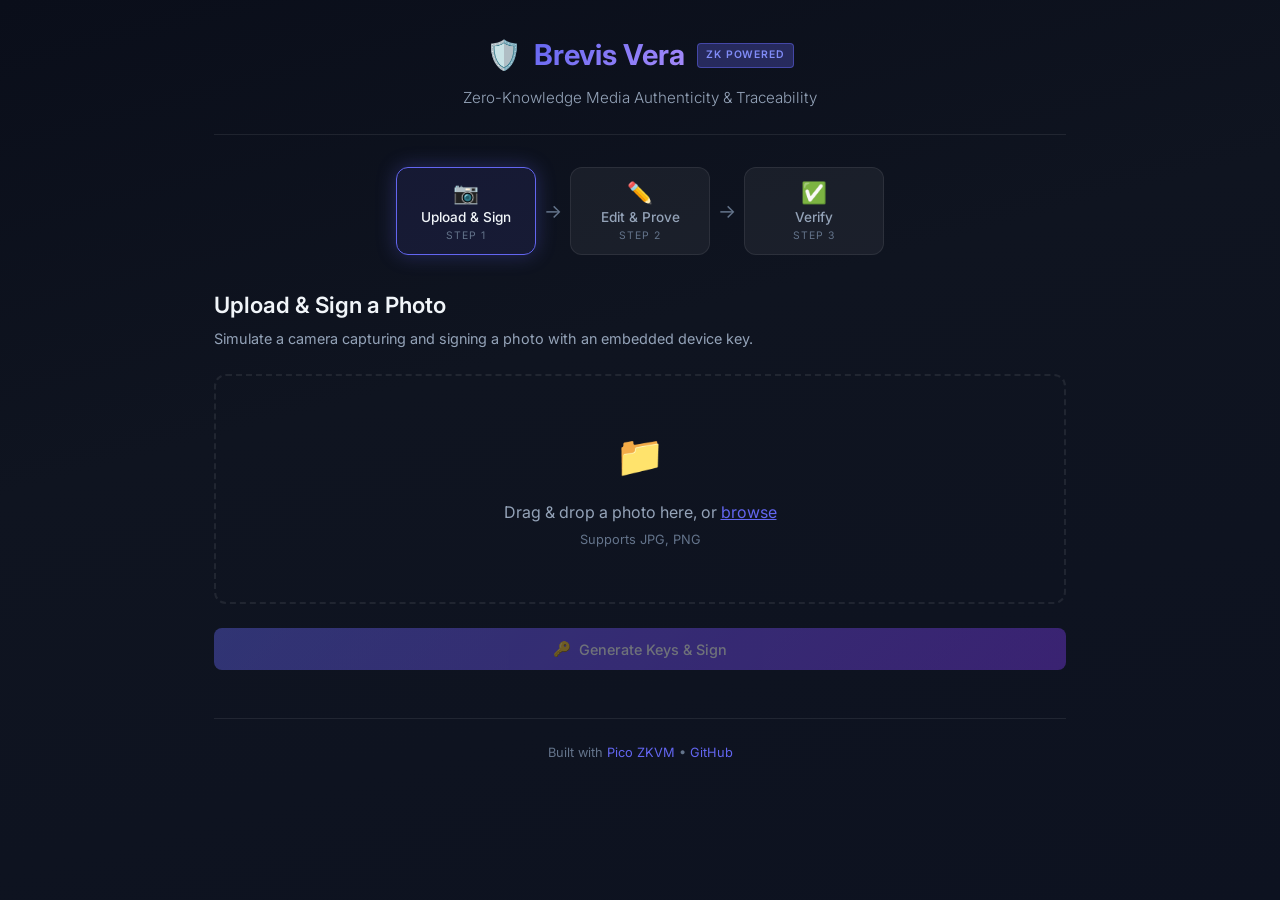
<file: web-app/index.html>
<!DOCTYPE html>
<html lang="en">
<head>
    <meta charset="UTF-8">
    <meta name="viewport" content="width=device-width, initial-scale=1.0">
    <meta name="description" content="Brevis Vera — ZK-powered media authenticity verification using Pico ZKVM">
    <title>Brevis Vera — ZK Media Authenticity</title>
    <link rel="preconnect" href="https://fonts.googleapis.com">
    <link href="https://fonts.googleapis.com/css2?family=Inter:wght@300;400;500;600;700&display=swap" rel="stylesheet">
    <link rel="stylesheet" href="style.css">
</head>
<body>
    <div class="app-container">
        <!-- Header -->
        <header class="header">
            <div class="logo">
                <span class="logo-icon">🛡️</span>
                <h1>Brevis Vera</h1>
                <span class="badge">ZK Powered</span>
            </div>
            <p class="subtitle">Zero-Knowledge Media Authenticity & Traceability</p>
        </header>

        <!-- Tab Navigation -->
        <nav class="tab-nav" id="tabNav">
            <button class="tab-btn active" data-tab="upload" id="tab-upload">
                <span class="tab-icon">📷</span>
                <span class="tab-label">Upload & Sign</span>
                <span class="tab-step">Step 1</span>
            </button>
            <div class="tab-arrow">→</div>
            <button class="tab-btn" data-tab="edit" id="tab-edit">
                <span class="tab-icon">✏️</span>
                <span class="tab-label">Edit & Prove</span>
                <span class="tab-step">Step 2</span>
            </button>
            <div class="tab-arrow">→</div>
            <button class="tab-btn" data-tab="verify" id="tab-verify">
                <span class="tab-icon">✅</span>
                <span class="tab-label">Verify</span>
                <span class="tab-step">Step 3</span>
            </button>
        </nav>

        <!-- Tab Content -->
        <main class="tab-content">
            <!-- Upload & Sign -->
            <section class="tab-panel active" id="panel-upload">
                <div class="panel-header">
                    <h2>Upload & Sign a Photo</h2>
                    <p>Simulate a camera capturing and signing a photo with an embedded device key.</p>
                </div>

                <div class="drop-zone" id="dropZone">
                    <div class="drop-zone-content">
                        <span class="drop-icon">📁</span>
                        <p>Drag & drop a photo here, or <span class="file-label">browse</span></p>
                        <p class="drop-hint">Supports JPG, PNG</p>
                    </div>
                    <input type="file" id="fileInput" accept="image/*" hidden>
                </div>

                <div class="image-preview" id="uploadPreview" style="display:none;">
                    <img id="previewImg" alt="Preview">
                    <div class="image-info" id="imageInfo"></div>
                </div>

                <button class="btn btn-primary" id="signBtn" disabled>
                    <span class="btn-icon">🔑</span> Generate Keys & Sign
                </button>

                <div class="result-cards" id="signResults" style="display:none;">
                    <div class="result-card">
                        <div class="result-label">Root CA Hash (Manufacturer)</div>
                        <div class="result-value mono" id="rootCaHash"></div>
                    </div>
                    <div class="result-card">
                        <div class="result-label">Device Public Key Hash</div>
                        <div class="result-value mono" id="devicePkHash"></div>
                    </div>
                    <div class="result-card">
                        <div class="result-label">Image Blocks (64KB each)</div>
                        <div class="result-value" id="numBlocks"></div>
                    </div>
                    <button class="btn btn-secondary" id="goToEditBtn">Continue to Edit & Prove →</button>
                </div>
            </section>

            <!-- Edit & Prove -->
            <section class="tab-panel" id="panel-edit">
                <div class="panel-header">
                    <h2>Edit & Generate ZK Proof</h2>
                    <p>Apply edits to the signed photo and generate a zero-knowledge proof of the edit chain.</p>
                </div>

                <div class="edit-container" id="editContainer" style="display:none;">
                    <div class="edit-preview">
                        <img id="editPreviewImg" alt="Edit Preview">
                    </div>

                    <div class="edit-controls">
                        <h3>Edit Operations</h3>
                        <div class="control-group">
                            <label>
                                <input type="checkbox" id="cropEnable"> Crop
                            </label>
                            <div class="crop-inputs" id="cropInputs" style="display:none;">
                                <input type="number" id="cropX" placeholder="X" min="0">
                                <input type="number" id="cropY" placeholder="Y" min="0">
                                <input type="number" id="cropW" placeholder="Width" min="1">
                                <input type="number" id="cropH" placeholder="Height" min="1">
                            </div>
                        </div>

                        <div class="control-group">
                            <label>
                                <input type="checkbox" id="brightnessEnable"> Brightness
                            </label>
                            <div class="slider-inputs" id="brightnessInputs" style="display:none;">
                                <input type="range" id="brightnessSlider" min="-100" max="100" value="0">
                                <span class="slider-value" id="brightnessValue">0</span>
                            </div>
                        </div>

                        <div class="control-group">
                            <label>
                                <input type="checkbox" id="contrastEnable"> Contrast
                            </label>
                            <div class="slider-inputs" id="contrastInputs" style="display:none;">
                                <input type="range" id="contrastSlider" min="50" max="200" value="100">
                                <span class="slider-value" id="contrastValue">100</span>
                            </div>
                        </div>

                        <div class="control-group">
                            <label>
                                <input type="checkbox" id="grayscaleEnable"> Grayscale
                            </label>
                        </div>

                        <div class="control-group">
                            <label>
                                <input type="checkbox" id="rotate90Enable"> Rotate 90°
                            </label>
                        </div>

                        <button class="btn btn-secondary" id="applyEditBtn">Apply Edits</button>
                    </div>
                </div>

                <div class="edited-preview" id="editedPreview" style="display:none;">
                    <h3>Edited Image</h3>
                    <img id="editedImg" alt="Edited">
                </div>

                <div class="prove-section" id="proveSection" style="display:none;">
                    <div class="prove-options">
                        <label class="toggle-label">
                            <input type="checkbox" id="realProofToggle">
                            <span class="toggle-text">Real STARK Proof</span>
                            <span class="toggle-hint">(~30s, cryptographically verifiable)</span>
                        </label>
                    </div>

                    <button class="btn btn-primary" id="proveBtn">
                        <span class="btn-icon">⚡</span> Generate ZK Proof
                    </button>

                    <div class="progress-bar" id="progressBar" style="display:none;">
                        <div class="progress-fill" id="progressFill"></div>
                        <span class="progress-text" id="progressText">Generating proof...</span>
                    </div>
                </div>

                <div class="result-cards" id="proveResults" style="display:none;">
                    <div class="result-card success">
                        <div class="result-label">Proof Generated</div>
                        <div class="result-value" id="proofType"></div>
                    </div>
                    <div class="result-card">
                        <div class="result-label">Original Image Hash</div>
                        <div class="result-value mono" id="origHash"></div>
                    </div>
                    <div class="result-card">
                        <div class="result-label">Edited Image Hash</div>
                        <div class="result-value mono" id="editedHash"></div>
                    </div>
                    <div class="result-card">
                        <div class="result-label">Proving Time</div>
                        <div class="result-value" id="proveTime"></div>
                    </div>
                    <div class="btn-group">
                        <a class="btn btn-secondary" id="downloadProofBtn" download>📦 Download Proof Package</a>
                        <button class="btn btn-secondary" id="goToVerifyBtn">Continue to Verify →</button>
                    </div>
                </div>
            </section>

            <!-- Verify -->
            <section class="tab-panel" id="panel-verify">
                <div class="panel-header">
                    <h2>Independent Verification</h2>
                    <p>Upload an edited image and its proof package to independently verify authenticity.</p>
                </div>

                <div class="verify-inputs">
                    <div class="upload-box" id="verifyImageDrop">
                        <span class="drop-icon">🖼️</span>
                        <p>Drop edited image here</p>
                        <input type="file" id="verifyImageInput" accept="image/*" hidden>
                        <div class="upload-status" id="verifyImageStatus"></div>
                    </div>

                    <div class="upload-box" id="verifyProofDrop">
                        <span class="drop-icon">📄</span>
                        <p>Drop proof package (JSON) here</p>
                        <input type="file" id="verifyProofInput" accept=".json" hidden>
                        <div class="upload-status" id="verifyProofStatus"></div>
                    </div>
                </div>

                <div class="verify-key-input">
                    <label for="trustedKeyInput">Trusted Root CA Hash (optional)</label>
                    <input type="text" id="trustedKeyInput" placeholder="e816dab7bdbd5d5e..." class="text-input">
                </div>

                <button class="btn btn-primary" id="verifyBtn" disabled>
                    <span class="btn-icon">🔍</span> Verify Authenticity
                </button>

                <div class="verdict-container" id="verdictContainer" style="display:none;">
                    <div class="verdict-checks" id="verdictChecks"></div>
                    <div class="verdict-banner" id="verdictBanner"></div>
                    <div class="edit-history" id="editHistory"></div>
                </div>
            </section>
        </main>

        <!-- Footer -->
        <footer class="footer">
            <p>Built with <a href="https://github.com/brevis-network/pico" target="_blank">Pico ZKVM</a> • 
               <a href="https://github.com/benhuang2025/vera-vibe" target="_blank">GitHub</a></p>
        </footer>
    </div>

    <script src="app.js"></script>
</body>
</html>
</file>
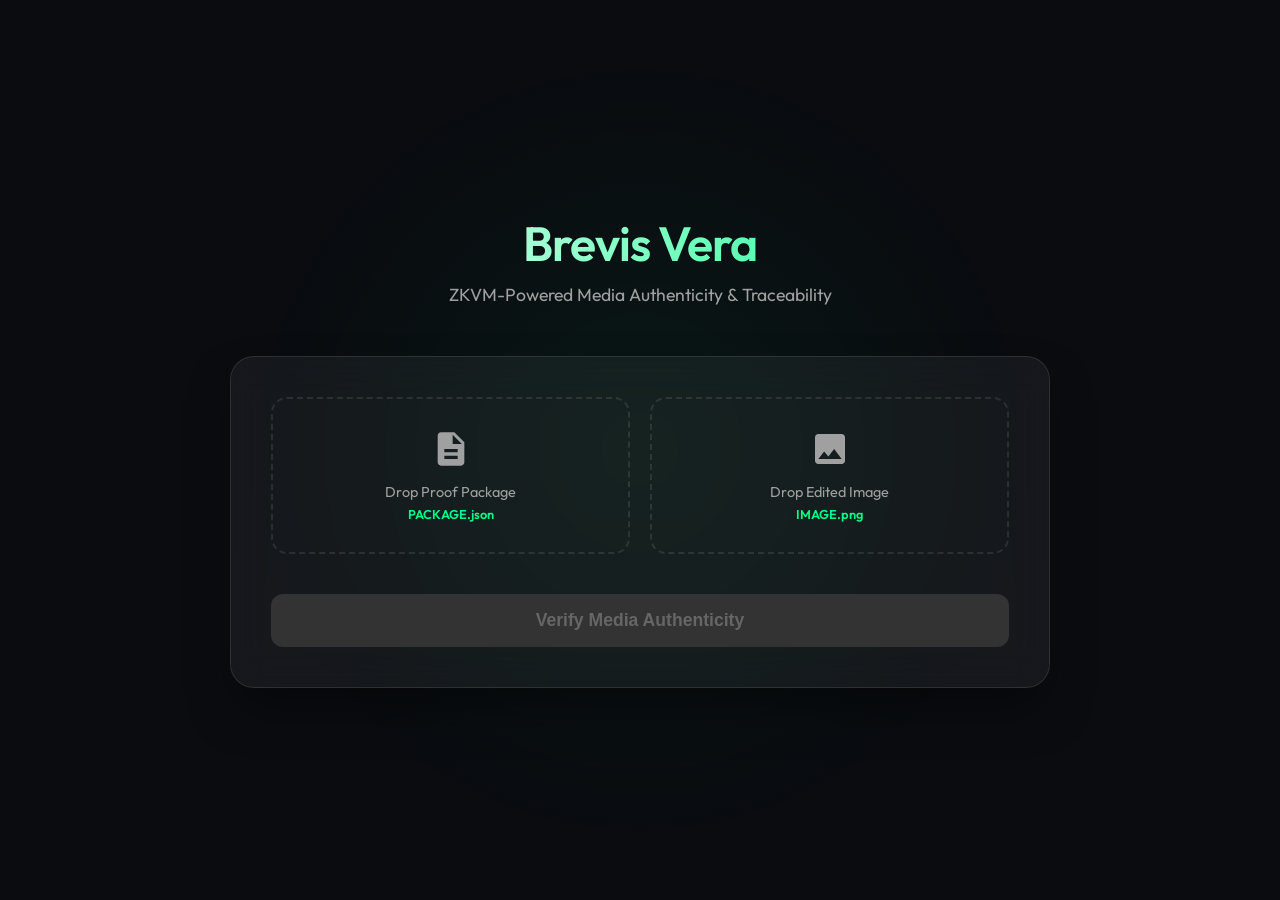
<file: web-verifier.html>
<!DOCTYPE html>
<html lang="zh-CN">

<head>
    <meta charset="UTF-8">
    <meta name="viewport" content="width=device-width, initial-scale=1.0">
    <title>Brevis Vera | Media Authenticity Hub</title>
    <link rel="preconnect" href="https://fonts.googleapis.com">
    <link rel="preconnect" href="https://fonts.gstatic.com" crossorigin>
    <link href="https://fonts.googleapis.com/css2?family=Outfit:wght@300;400;600&display=swap" rel="stylesheet">
    <style>
        :root {
            --primary: #00ff88;
            --bg: #0a0c10;
            --card-bg: rgba(255, 255, 255, 0.05);
            --border: rgba(255, 255, 255, 0.1);
            --text: #ffffff;
            --text-dim: #a0a0a0;
        }

        * {
            box-sizing: border-box;
            margin: 0;
            padding: 0;
        }

        body {
            font-family: 'Outfit', sans-serif;
            background-color: var(--bg);
            color: var(--text);
            display: flex;
            justify-content: center;
            align-items: center;
            min-height: 100vh;
            overflow-x: hidden;
        }

        /* 动态背景背景光阴 */
        .bg-glow {
            position: fixed;
            top: 50%;
            left: 50%;
            width: 800px;
            height: 800px;
            background: radial-gradient(circle, rgba(0, 255, 136, 0.05) 0%, transparent 70%);
            transform: translate(-50%, -50%);
            z-index: -1;
            pointer-events: none;
        }

        .container {
            width: 100%;
            max-width: 900px;
            padding: 40px;
            z-index: 1;
        }

        header {
            text-align: center;
            margin-bottom: 50px;
        }

        h1 {
            font-size: 3rem;
            font-weight: 600;
            letter-spacing: -1px;
            margin-bottom: 10px;
            background: linear-gradient(90deg, #fff, var(--primary));
            -webkit-background-clip: text;
            -webkit-text-fill-color: transparent;
        }

        p.subtitle {
            color: var(--text-dim);
            font-size: 1.1rem;
        }

        /* 玻璃拟态卡片 */
        .card {
            background: var(--card-bg);
            backdrop-filter: blur(20px);
            border: 1px solid var(--border);
            border-radius: 24px;
            padding: 40px;
            box-shadow: 0 25px 50px -12px rgba(0, 0, 0, 0.5);
            transition: transform 0.3s ease;
        }

        .drop-zones {
            display: grid;
            grid-template-columns: 1fr 1fr;
            gap: 20px;
            margin-bottom: 30px;
        }

        .drop-zone {
            border: 2px dashed var(--border);
            border-radius: 16px;
            padding: 30px;
            text-align: center;
            cursor: pointer;
            transition: all 0.3s ease;
            position: relative;
            overflow: hidden;
        }

        .drop-zone:hover {
            border-color: var(--primary);
            background: rgba(0, 255, 136, 0.02);
        }

        .drop-zone.active {
            border-color: var(--primary);
            background: rgba(0, 255, 136, 0.05);
        }

        .drop-zone svg {
            width: 40px;
            height: 40px;
            margin-bottom: 10px;
            fill: var(--text-dim);
        }

        .drop-zone p {
            font-size: 0.9rem;
            color: var(--text-dim);
        }

        .drop-zone span {
            display: block;
            margin-top: 5px;
            font-size: 0.8rem;
            color: var(--primary);
            font-weight: 600;
        }

        button#verify-btn {
            width: 100%;
            padding: 16px;
            background: var(--primary);
            color: #000;
            border: none;
            border-radius: 12px;
            font-size: 1.1rem;
            font-weight: 600;
            cursor: pointer;
            transition: all 0.3s ease;
            margin-top: 10px;
        }

        button#verify-btn:disabled {
            background: #333;
            color: #666;
            cursor: not-allowed;
        }

        button#verify-btn:hover:not(:disabled) {
            transform: translateY(-2px);
            box-shadow: 0 0 20px rgba(0, 255, 136, 0.4);
        }

        /* 结果展示 */
        #result-area {
            display: none;
            margin-top: 40px;
            border-top: 1px solid var(--border);
            padding-top: 30px;
            animation: fadeIn 0.5s ease;
        }

        @keyframes fadeIn {
            from {
                opacity: 0;
                transform: translateY(10px);
            }

            to {
                opacity: 1;
                transform: translateY(0);
            }
        }

        .status-badge {
            display: inline-flex;
            align-items: center;
            padding: 8px 16px;
            border-radius: 99px;
            font-size: 0.9rem;
            font-weight: 600;
            margin-bottom: 20px;
        }

        .status-badge.success {
            background: rgba(0, 255, 136, 0.1);
            color: var(--primary);
            border: 1px solid var(--primary);
        }

        .status-badge.fail {
            background: rgba(255, 60, 60, 0.1);
            color: #ff3c3c;
            border: 1px solid #ff3c3c;
        }

        .history-timeline {
            display: flex;
            align-items: center;
            margin: 30px 0;
            position: relative;
        }

        .step {
            display: flex;
            flex-direction: column;
            align-items: center;
            position: relative;
            z-index: 2;
            flex: 1;
        }

        .step-dot {
            width: 12px;
            height: 12px;
            background: var(--primary);
            border-radius: 50%;
            box-shadow: 0 0 10px var(--primary);
            margin-bottom: 8px;
        }

        .step-name {
            font-size: 0.8rem;
            color: var(--text-dim);
        }

        .line {
            position: absolute;
            top: 5px;
            left: 0;
            width: 100%;
            height: 2px;
            background: linear-gradient(90deg, rgba(0, 255, 136, 0.5), rgba(0, 255, 136, 0));
        }

        .preview-img {
            max-width: 100%;
            border-radius: 12px;
            margin-bottom: 20px;
            border: 1px solid var(--border);
        }

        .metadata-grid {
            display: grid;
            grid-template-columns: 1fr 1fr;
            gap: 15px;
            background: rgba(255, 255, 255, 0.03);
            padding: 20px;
            border-radius: 12px;
        }

        .meta-item label {
            display: block;
            font-size: 0.75rem;
            color: var(--text-dim);
            margin-bottom: 4px;
        }

        .meta-item value {
            font-size: 0.9rem;
            font-family: monospace;
            word-break: break-all;
        }

        /* 扫描动画 */
        .scanning {
            position: relative;
        }

        .scanning::after {
            content: '';
            position: absolute;
            top: 0;
            left: 0;
            width: 100%;
            height: 2px;
            background: var(--primary);
            box-shadow: 0 0 15px var(--primary);
            animation: scan 2s linear infinite;
            z-index: 10;
        }

        @keyframes scan {
            0% {
                top: 0;
            }

            50% {
                top: 100%;
            }

            100% {
                top: 0;
            }
        }
    </style>
</head>

<body>
    <div class="bg-glow"></div>

    <div class="container">
        <header>
            <h1>Brevis Vera</h1>
            <p class="subtitle">ZKVM-Powered Media Authenticity & Traceability</p>
        </header>

        <main class="card" id="main-interface">
            <div class="drop-zones">
                <div class="drop-zone" id="json-zone">
                    <svg viewBox="0 0 24 24">
                        <path
                            d="M14 2H6c-1.1 0-1.99.9-1.99 2L4 20c0 1.1.89 2 1.99 2H18c1.1 0 2-.9 2-2V8l-6-6zm2 16H8v-2h8v2zm0-4H8v-2h8v2zm-3-5V3.5L18.5 9H13z" />
                    </svg>
                    <p>Drop Proof Package</p>
                    <span id="json-status">PACKAGE.json</span>
                    <input type="file" id="json-input" hidden accept=".json">
                </div>
                <div class="drop-zone" id="img-zone">
                    <svg viewBox="0 0 24 24">
                        <path
                            d="M21 19V5c0-1.1-.9-2-2-2H5c-1.1 0-2 .9-2 2v14c0 1.1.9 2 2 2h14c1.1 0 2-.9 2-2zM8.5 13.5l2.5 3.01L14.5 12l4.5 6H5l3.5-4.5z" />
                    </svg>
                    <p>Drop Edited Image</p>
                    <span id="img-status">IMAGE.png</span>
                    <input type="file" id="img-input" hidden accept="image/*">
                </div>
            </div>

            <button id="verify-btn" disabled>Verify Media Authenticity</button>

            <div id="result-area">
                <div id="status-display"></div>

                <div id="image-container">
                    <img id="image-preview" class="preview-img">
                </div>

                <div class="history-timeline">
                    <div class="line"></div>
                    <div class="step">
                        <div class="step-dot"></div>
                        <div class="step-name">Original Shot</div>
                    </div>
                </div>

                <div class="metadata-grid">
                    <div class="meta-item">
                        <label>Signer Key Hash</label>
                        <value id="val-pubkey">-</value>
                    </div>
                    <div class="meta-item">
                        <label>Public Values Status</label>
                        <value id="val-zk">Verified (Pico ZKVM)</value>
                    </div>
                    <div class="meta-item" style="grid-column: span 2;">
                        <label>Output Image Hash (ZK Committed)</label>
                        <value id="val-hash">-</value>
                    </div>
                </div>
            </div>
        </main>
    </div>

    <script>
        const jsonZone = document.getElementById('json-zone');
        const imgZone = document.getElementById('img-zone');
        const jsonInput = document.getElementById('json-input');
        const imgInput = document.getElementById('img-input');
        const verifyBtn = document.getElementById('verify-btn');
        const resultArea = document.getElementById('result-area');

        let proofPackage = null;
        let imageBuffer = null;

        // 文件拖拽 & 选择逻辑
        [jsonZone, imgZone].forEach(zone => {
            zone.onclick = () => {
                const input = zone.id === 'json-zone' ? jsonInput : imgInput;
                input.click();
            };
            zone.ondragover = (e) => { e.preventDefault(); zone.classList.add('active'); };
            zone.ondragleave = () => zone.classList.remove('active');
            zone.ondrop = (e) => {
                e.preventDefault();
                zone.classList.remove('active');
                handleFiles(e.dataTransfer.files, zone.id);
            };
        });

        [jsonInput, imgInput].forEach(input => {
            input.onchange = (e) => {
                handleFiles(e.target.files, input.id === 'json-input' ? 'json-zone' : 'img-zone');
            };
        });

        function handleFiles(files, zoneId) {
            const file = files[0];
            if (!file) return;

            if (zoneId === 'json-zone') {
                const reader = new FileReader();
                reader.onload = (e) => {
                    proofPackage = JSON.parse(e.target.result);
                    document.getElementById('json-status').innerText = file.name;
                    checkReady();
                };
                reader.readAsText(file);
            } else {
                const reader = new FileReader();
                reader.onload = (e) => {
                    imageBuffer = e.target.result;
                    document.getElementById('img-status').innerText = file.name;
                    document.getElementById('image-preview').src = URL.createObjectURL(file);
                    checkReady();
                };
                reader.readAsArrayBuffer(file);
            }
        }

        function checkReady() {
            if (proofPackage && imageBuffer) {
                verifyBtn.disabled = false;
            }
        }

        // Core Verification Logic
        verifyBtn.onclick = async () => {
            verifyBtn.innerText = 'Extracting pixels & verifying ZK path...';
            verifyBtn.disabled = true;
            document.getElementById('image-container').classList.add('scanning');

            // 1. 使用 Canvas 提取原始 RGB 像素 (跳过 Alpha 通道，与 Rust 逻辑一致)
            const imgEl = document.getElementById('image-preview');
            const canvas = document.createElement('canvas');
            canvas.width = imgEl.naturalWidth;
            canvas.height = imgEl.naturalHeight;
            const ctx = canvas.getContext('2d');
            ctx.drawImage(imgEl, 0, 0);

            const imageData = ctx.getImageData(0, 0, canvas.width, canvas.height).data;
            const rgbBytes = new Uint8Array(canvas.width * canvas.height * 3);

            // RGBA -> RGB 转换
            for (let i = 0, j = 0; i < imageData.length; i += 4, j += 3) {
                rgbBytes[j] = imageData[i];     // R
                rgbBytes[j + 1] = imageData[i + 1]; // G
                rgbBytes[j + 2] = imageData[i + 2]; // B
            }

            // 模拟 ZK 验证过程耗时
            await new Promise(r => setTimeout(r, 1200));

            // 计算哈希 (SHA-256)
            const hashBuffer = await crypto.subtle.digest('SHA-256', rgbBytes);
            const hashArray = Array.from(new Uint8Array(hashBuffer));
            const actualHash = hashArray.map(b => b.toString(16).padStart(2, '0')).join('');

            const expectedHash = proofPackage.public_values.output_image_hash.map(b => b.toString(16).padStart(2, '0')).join('');

            const isMatch = actualHash === expectedHash;

            // 更新 UI
            resultArea.style.display = 'block';
            document.getElementById('image-container').classList.remove('scanning');

            const statusDisplay = document.getElementById('status-display');
            if (isMatch) {
                statusDisplay.innerHTML = '<div class="status-badge success">✅ VERIFIED: Image matches original signature & declared edits</div>';
                verifyBtn.innerText = 'Verification Passed';
                verifyBtn.style.background = '#00ff88';
            } else {
                statusDisplay.innerHTML = '<div class="status-badge fail">❌ FAILED: Detected undeclared pixel-level tampering</div>';
                verifyBtn.innerText = 'Verification Failed';
                verifyBtn.style.background = '#ff3c3c';
            }

            // 更新元数据展示
            document.getElementById('val-pubkey').innerText = proofPackage.public_values.pub_key_hash.map(b => b.toString(16).padStart(2, '0')).join('').substring(0, 32) + '...';
            document.getElementById('val-hash').innerText = actualHash;

            // Update Timeline
            const timeline = document.querySelector('.history-timeline');
            timeline.innerHTML = '<div class="line"></div><div class="step"><div class="step-dot"></div><div class="step-name">Original Shot</div></div>';
            proofPackage.public_values.edit_types.forEach(op => {
                timeline.innerHTML += `<div class="step"><div class="step-dot"></div><div class="step-name">${op}</div></div>`;
            });

            verifyBtn.scrollIntoView({ behavior: 'smooth' });
        };
    </script>
</body>

</html>
</file>
<file: web-app/style.css>
/* ===== Design Tokens ===== */
:root {
    --bg-primary: #0a0e1a;
    --bg-secondary: #0f1420;
    --bg-card: rgba(17, 24, 39, 0.7);
    --bg-glass: rgba(255, 255, 255, 0.05);
    --border: rgba(255, 255, 255, 0.08);
    --border-active: rgba(99, 102, 241, 0.5);
    --text-primary: #f1f5f9;
    --text-secondary: #94a3b8;
    --text-muted: #64748b;
    --accent: #6366f1;
    --accent-hover: #818cf8;
    --accent-glow: rgba(99, 102, 241, 0.3);
    --success: #10b981;
    --success-bg: rgba(16, 185, 129, 0.1);
    --error: #ef4444;
    --error-bg: rgba(239, 68, 68, 0.1);
    --warning: #f59e0b;
    --radius: 12px;
    --radius-sm: 8px;
    --font: 'Inter', -apple-system, BlinkMacSystemFont, sans-serif;
    --transition: 0.2s ease;
}

/* ===== Reset & Base ===== */
*, *::before, *::after { box-sizing: border-box; margin: 0; padding: 0; }

html { font-size: 16px; }

body {
    font-family: var(--font);
    background: linear-gradient(165deg, #0a0e1a 0%, #0f1420 40%, #0d1220 100%);
    background-attachment: fixed;
    color: var(--text-primary);
    min-height: 100vh;
    line-height: 1.6;
    -webkit-font-smoothing: antialiased;
}

/* ===== App Container ===== */
.app-container {
    max-width: 900px;
    margin: 0 auto;
    padding: 2rem 1.5rem;
}

/* ===== Header ===== */
.header {
    text-align: center;
    margin-bottom: 2rem;
    padding-bottom: 1.5rem;
    border-bottom: 1px solid var(--border);
}

.logo {
    display: flex;
    align-items: center;
    justify-content: center;
    gap: 0.75rem;
    margin-bottom: 0.5rem;
}

.logo-icon { font-size: 1.8rem; }

.logo h1 {
    font-size: 1.8rem;
    font-weight: 700;
    background: linear-gradient(135deg, var(--accent), #a78bfa);
    -webkit-background-clip: text;
    -webkit-text-fill-color: transparent;
    background-clip: text;
}

.badge {
    font-size: 0.65rem;
    font-weight: 600;
    text-transform: uppercase;
    letter-spacing: 0.08em;
    padding: 0.2rem 0.5rem;
    border-radius: 4px;
    background: var(--accent-glow);
    color: var(--accent-hover);
    border: 1px solid var(--border-active);
}

.subtitle {
    color: var(--text-secondary);
    font-size: 0.95rem;
    font-weight: 300;
}

/* ===== Tab Navigation ===== */
.tab-nav {
    display: flex;
    align-items: center;
    justify-content: center;
    gap: 0.5rem;
    margin-bottom: 2rem;
    flex-wrap: wrap;
}

.tab-btn {
    display: flex;
    flex-direction: column;
    align-items: center;
    gap: 0.25rem;
    padding: 0.75rem 1.5rem;
    border: 1px solid var(--border);
    border-radius: var(--radius);
    background: var(--bg-glass);
    color: var(--text-secondary);
    cursor: pointer;
    transition: all 0.25s cubic-bezier(0.4, 0, 0.2, 1);
    min-width: 140px;
    font-family: var(--font);
}

.tab-btn:hover {
    border-color: var(--border-active);
    background: rgba(99, 102, 241, 0.05);
    color: var(--text-primary);
}

.tab-btn.active {
    border-color: var(--accent);
    background: rgba(99, 102, 241, 0.1);
    color: var(--text-primary);
    box-shadow: 0 0 20px var(--accent-glow);
}

.tab-icon { font-size: 1.3rem; }

.tab-label {
    font-size: 0.85rem;
    font-weight: 500;
}

.tab-step {
    font-size: 0.65rem;
    text-transform: uppercase;
    letter-spacing: 0.1em;
    color: var(--text-muted);
}

.tab-arrow {
    color: var(--text-muted);
    font-size: 1.2rem;
}

/* ===== Tab Content ===== */
.tab-panel {
    display: none;
    opacity: 0;
    transform: translateY(12px);
    transition: opacity 0.35s ease, transform 0.35s ease;
}

.tab-panel.active {
    display: block;
    animation: tabFadeIn 0.35s ease forwards;
}

@keyframes tabFadeIn {
    from { opacity: 0; transform: translateY(12px); }
    to { opacity: 1; transform: translateY(0); }
}

@keyframes fadeIn {
    from { opacity: 0; transform: translateY(8px); }
    to { opacity: 1; transform: translateY(0); }
}

.panel-header {
    margin-bottom: 1.5rem;
}

.panel-header h2 {
    font-size: 1.4rem;
    font-weight: 600;
    margin-bottom: 0.25rem;
}

.panel-header p {
    color: var(--text-secondary);
    font-size: 0.9rem;
}

/* ===== Drop Zone ===== */
.drop-zone {
    border: 2px dashed var(--border);
    border-radius: var(--radius);
    padding: 3rem 2rem;
    text-align: center;
    cursor: pointer;
    transition: all var(--transition);
    margin-bottom: 1.5rem;
}

.drop-zone:hover,
.drop-zone.drag-over {
    border-color: var(--accent);
    background: rgba(99, 102, 241, 0.05);
}

.drop-icon { font-size: 2.5rem; display: block; margin-bottom: 0.75rem; }

.drop-zone p { color: var(--text-secondary); margin-bottom: 0.25rem; }

.file-label {
    color: var(--accent);
    cursor: pointer;
    text-decoration: underline;
}

.drop-hint {
    font-size: 0.8rem;
    color: var(--text-muted) !important;
}

/* ===== Image Preview ===== */
.image-preview {
    border-radius: var(--radius);
    overflow: hidden;
    margin-bottom: 1.5rem;
    border: 1px solid var(--border);
    background: var(--bg-secondary);
}

.image-preview img {
    width: 100%;
    max-height: 400px;
    object-fit: contain;
    display: block;
}

.image-info {
    padding: 0.75rem 1rem;
    font-size: 0.85rem;
    color: var(--text-secondary);
    border-top: 1px solid var(--border);
    display: flex;
    gap: 1.5rem;
}

/* ===== Buttons ===== */
.btn {
    display: inline-flex;
    align-items: center;
    justify-content: center;
    gap: 0.5rem;
    padding: 0.75rem 1.5rem;
    border-radius: var(--radius-sm);
    font-family: var(--font);
    font-size: 0.9rem;
    font-weight: 500;
    cursor: pointer;
    border: none;
    transition: all var(--transition);
    text-decoration: none;
}

.btn-primary {
    background: linear-gradient(135deg, var(--accent), #7c3aed);
    color: white;
    box-shadow: 0 4px 12px var(--accent-glow);
    width: 100%;
}

.btn-primary:hover {
    background: linear-gradient(135deg, var(--accent-hover), #8b5cf6);
    box-shadow: 0 6px 20px var(--accent-glow);
    transform: translateY(-1px);
}

.btn-primary:disabled {
    opacity: 0.4;
    cursor: not-allowed;
    transform: none;
    box-shadow: none;
}

.btn-secondary {
    background: var(--bg-glass);
    color: var(--text-primary);
    border: 1px solid var(--border);
    width: 100%;
}

.btn-secondary:hover {
    border-color: var(--border-active);
    background: rgba(99, 102, 241, 0.08);
}

.btn-group {
    display: flex;
    gap: 0.75rem;
    width: 100%;
}

.btn-group .btn { flex: 1; }

/* ===== Result Cards ===== */
.result-cards {
    display: flex;
    flex-direction: column;
    gap: 0.75rem;
    margin-top: 1.5rem;
    animation: fadeIn 0.4s ease;
}

.result-card {
    background: rgba(255, 255, 255, 0.06);
    border: 1px solid var(--border);
    border-radius: var(--radius-sm);
    padding: 0.75rem 1rem;
    backdrop-filter: blur(12px);
    -webkit-backdrop-filter: blur(12px);
}

.result-card.success {
    border-color: rgba(16, 185, 129, 0.3);
    background: var(--success-bg);
}

.result-label {
    font-size: 0.75rem;
    text-transform: uppercase;
    letter-spacing: 0.06em;
    color: var(--text-muted);
    margin-bottom: 0.25rem;
}

.result-value {
    font-size: 0.95rem;
    color: var(--text-primary);
    word-break: break-all;
}

.result-value.mono {
    font-family: 'SF Mono', 'Fira Code', monospace;
    font-size: 0.8rem;
    color: var(--accent-hover);
}

/* ===== Edit Controls ===== */
.edit-container {
    display: grid;
    grid-template-columns: 1fr 280px;
    gap: 1.5rem;
    margin-bottom: 1.5rem;
}

.edit-preview {
    border-radius: var(--radius);
    overflow: hidden;
    border: 1px solid var(--border);
    background: var(--bg-secondary);
}

.edit-preview img {
    width: 100%;
    max-height: 450px;
    object-fit: contain;
    display: block;
}

.edit-controls {
    background: rgba(255, 255, 255, 0.05);
    border: 1px solid var(--border);
    border-radius: var(--radius);
    padding: 1.25rem;
    backdrop-filter: blur(12px);
    -webkit-backdrop-filter: blur(12px);
}

.edit-controls h3 {
    font-size: 1rem;
    margin-bottom: 1rem;
    color: var(--text-primary);
}

.control-group {
    margin-bottom: 1rem;
    padding-bottom: 1rem;
    border-bottom: 1px solid var(--border);
}

.control-group:last-of-type { border-bottom: none; }

.control-group label {
    display: flex;
    align-items: center;
    gap: 0.5rem;
    cursor: pointer;
    font-size: 0.9rem;
    margin-bottom: 0.5rem;
}

.crop-inputs {
    display: grid;
    grid-template-columns: 1fr 1fr;
    gap: 0.5rem;
}

.crop-inputs input, .text-input {
    background: var(--bg-secondary);
    border: 1px solid var(--border);
    border-radius: 6px;
    padding: 0.5rem;
    color: var(--text-primary);
    font-family: var(--font);
    font-size: 0.85rem;
    width: 100%;
}

.crop-inputs input:focus, .text-input:focus {
    outline: none;
    border-color: var(--accent);
}

.slider-inputs {
    display: flex;
    align-items: center;
    gap: 0.75rem;
}

input[type="range"] {
    flex: 1;
    accent-color: var(--accent);
}

.slider-value {
    font-size: 0.85rem;
    color: var(--accent-hover);
    min-width: 2.5rem;
    text-align: right;
}

/* ===== Edited Preview ===== */
.edited-preview {
    margin-bottom: 1.5rem;
}

.edited-preview h3 {
    font-size: 1rem;
    margin-bottom: 0.75rem;
}

.edited-preview img {
    width: 100%;
    max-height: 350px;
    object-fit: contain;
    border-radius: var(--radius);
    border: 1px solid var(--border);
}

/* ===== Prove Section ===== */
.prove-section {
    margin-bottom: 1.5rem;
}

.prove-options {
    margin-bottom: 1rem;
}

.toggle-label {
    display: flex;
    align-items: center;
    gap: 0.5rem;
    cursor: pointer;
    font-size: 0.9rem;
}

.toggle-hint {
    font-size: 0.8rem;
    color: var(--text-muted);
}

/* ===== Progress Bar ===== */
.progress-bar {
    background: var(--bg-secondary);
    border-radius: 20px;
    height: 36px;
    overflow: hidden;
    position: relative;
    margin-top: 1rem;
    border: 1px solid var(--border);
}

.progress-fill {
    height: 100%;
    background: linear-gradient(90deg, var(--accent), #7c3aed);
    border-radius: 20px;
    width: 0%;
    transition: width 0.3s ease;
}

.progress-text {
    position: absolute;
    top: 50%;
    left: 50%;
    transform: translate(-50%, -50%);
    font-size: 0.8rem;
    font-weight: 600;
    color: var(--text-primary);
    text-shadow: 0 0 20px rgba(0,0,0,0.5);
}

/* ===== Verify Inputs ===== */
.verify-inputs {
    display: grid;
    grid-template-columns: 1fr 1fr;
    gap: 1rem;
    margin-bottom: 1.5rem;
}

.upload-box {
    border: 2px dashed var(--border);
    border-radius: var(--radius);
    padding: 2rem 1rem;
    text-align: center;
    cursor: pointer;
    transition: all var(--transition);
}

.upload-box:hover,
.upload-box.drag-over {
    border-color: var(--accent);
    background: rgba(99, 102, 241, 0.05);
}

.upload-box.has-file {
    border-color: var(--success);
    border-style: solid;
    background: var(--success-bg);
}

.upload-box p {
    color: var(--text-secondary);
    font-size: 0.85rem;
    margin-top: 0.5rem;
}

.upload-status {
    margin-top: 0.5rem;
    font-size: 0.8rem;
    color: var(--success);
}

.verify-key-input {
    margin-bottom: 1.5rem;
}

.verify-key-input label {
    display: block;
    font-size: 0.85rem;
    color: var(--text-secondary);
    margin-bottom: 0.5rem;
}

/* ===== Verdict ===== */
.verdict-container {
    margin-top: 1.5rem;
    animation: fadeIn 0.5s ease;
}

.verdict-checks {
    display: flex;
    flex-direction: column;
    gap: 0.5rem;
    margin-bottom: 1.5rem;
}

.verdict-check {
    display: flex;
    align-items: center;
    gap: 0.75rem;
    padding: 0.75rem 1rem;
    border-radius: var(--radius-sm);
    background: var(--bg-glass);
    border: 1px solid var(--border);
    font-size: 0.9rem;
    animation: slideIn 0.4s ease backwards;
}

.verdict-check:nth-child(1) { animation-delay: 0.1s; }
.verdict-check:nth-child(2) { animation-delay: 0.2s; }
.verdict-check:nth-child(3) { animation-delay: 0.3s; }

@keyframes slideIn {
    from { opacity: 0; transform: translateX(-10px); }
    to { opacity: 1; transform: translateX(0); }
}

.verdict-check.pass {
    border-color: rgba(16, 185, 129, 0.3);
    background: var(--success-bg);
}

.verdict-check.fail {
    border-color: rgba(239, 68, 68, 0.3);
    background: var(--error-bg);
}

.check-icon { font-size: 1.2rem; }

.verdict-banner {
    text-align: center;
    padding: 2rem 1.5rem;
    border-radius: var(--radius);
    font-size: 1.5rem;
    font-weight: 700;
    letter-spacing: 0.02em;
    animation: bannerPop 0.6s cubic-bezier(0.34, 1.56, 0.64, 1) backwards;
    animation-delay: 0.5s;
}

@keyframes bannerPop {
    from { opacity: 0; transform: scale(0.9); }
    to { opacity: 1; transform: scale(1); }
}

.verdict-banner.success {
    background: linear-gradient(135deg, rgba(16, 185, 129, 0.2), rgba(16, 185, 129, 0.08));
    border: 2px solid rgba(16, 185, 129, 0.4);
    color: var(--success);
    box-shadow: 0 0 40px rgba(16, 185, 129, 0.15);
}

.verdict-banner.fail {
    background: linear-gradient(135deg, rgba(239, 68, 68, 0.2), rgba(239, 68, 68, 0.08));
    border: 2px solid rgba(239, 68, 68, 0.4);
    color: var(--error);
    box-shadow: 0 0 40px rgba(239, 68, 68, 0.15);
}

.edit-history {
    margin-top: 1rem;
    text-align: center;
    font-size: 0.85rem;
    color: var(--text-secondary);
}

/* ===== Footer ===== */
.footer {
    margin-top: 3rem;
    padding-top: 1.5rem;
    border-top: 1px solid var(--border);
    text-align: center;
    font-size: 0.8rem;
    color: var(--text-muted);
}

.footer a {
    color: var(--accent);
    text-decoration: none;
}

.footer a:hover { text-decoration: underline; }

/* ===== Loading Spinner ===== */
.btn.loading .btn-icon { animation: spin 1s linear infinite; }

@keyframes spin {
    to { transform: rotate(360deg); }
}

/* ===== Responsive ===== */
@media (max-width: 768px) {
    .app-container { padding: 1rem; }
    .header { margin-bottom: 1.5rem; }
    .tab-arrow { display: none; }
    .tab-nav { gap: 0.5rem; margin-bottom: 1.5rem; }
    .tab-btn { min-width: 100px; padding: 0.6rem 0.8rem; }
    .tab-label { font-size: 0.75rem; }
    .edit-container { grid-template-columns: 1fr; }
    .verify-inputs { grid-template-columns: 1fr; }
    .btn-group { flex-direction: column; }
    .verdict-banner { font-size: 1.2rem; padding: 1.5rem 1rem; }
}

@media (max-width: 480px) {
    .app-container { padding: 0.75rem; }
    .tab-btn { min-width: 85px; padding: 0.5rem 0.6rem; }
}
</file>
